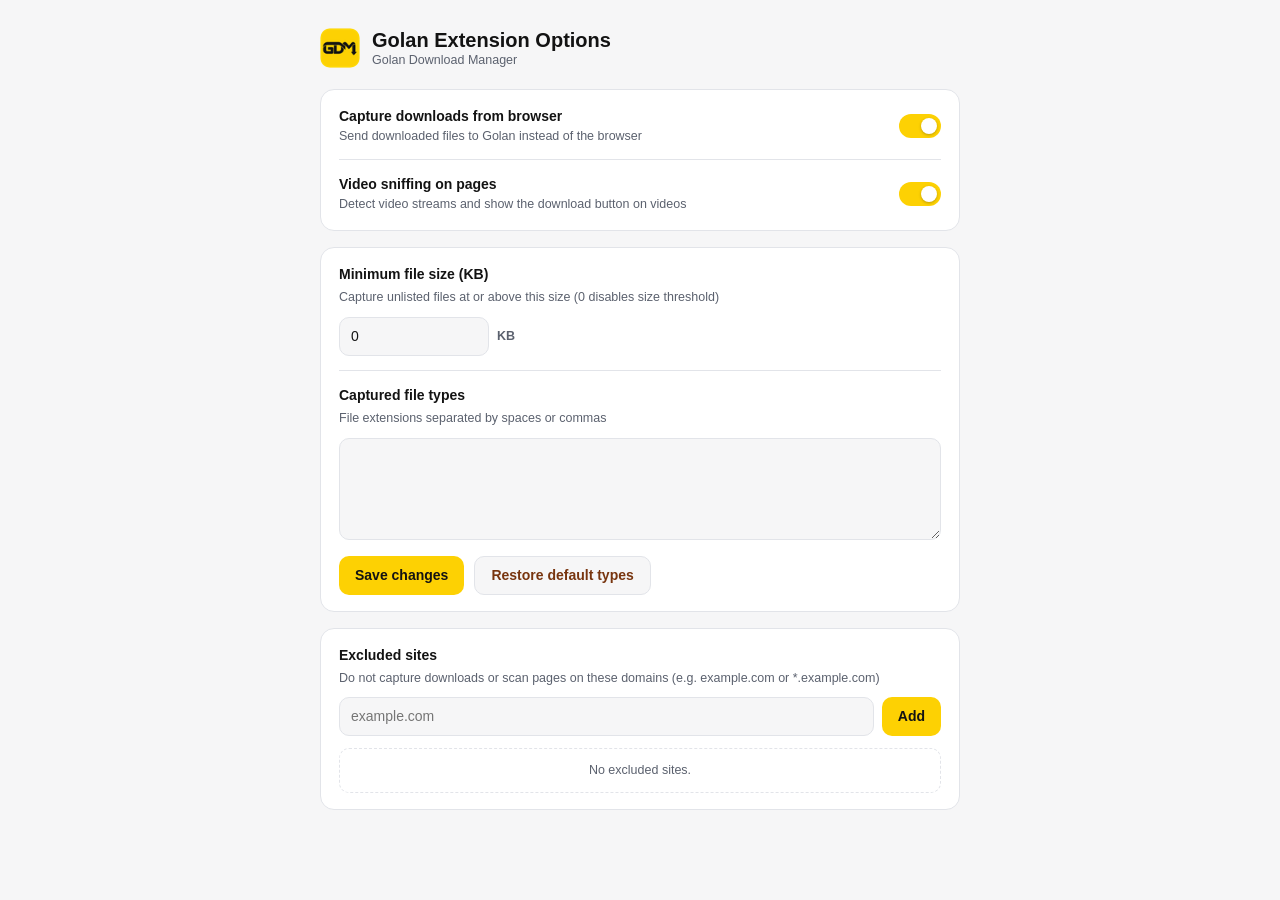
<file: extension/options.html>
<!doctype html>
<html lang="en" dir="ltr">
<head>
  <meta charset="utf-8">
  <meta name="viewport" content="width=device-width, initial-scale=1">
  <title data-i18n="optionsTitle">Golan Extension Options</title>
  <link rel="stylesheet" href="options.css">
</head>
<body>
  <main class="container">
    <header class="head">
      <img class="logo" src="icons/icon48.png" alt="" width="40" height="40">
      <div class="brand">
        <h1 data-i18n="optionsTitle">Golan Extension Options</h1>
        <span class="sub" data-i18n="extName">Golan Download Manager</span>
      </div>
    </header>

    <section class="card">
      <label class="toggle-row" for="optInterceptToggle">
        <span class="toggle-text">
          <strong data-i18n="popupInterceptTitle">Capture downloads from browser</strong>
          <small data-i18n="popupInterceptDesc">Send downloaded files to Golan instead of the browser</small>
        </span>
        <span class="switch">
          <input type="checkbox" id="optInterceptToggle" role="switch" checked>
          <span class="slider"></span>
        </span>
      </label>

      <hr class="divider">

      <label class="toggle-row" for="optVideoSniffingToggle">
        <span class="toggle-text">
          <strong data-i18n="optVideoSniffingTitle">Video sniffing on pages</strong>
          <small data-i18n="optVideoSniffingDesc">Detect video streams and show the download button on videos</small>
        </span>
        <span class="switch">
          <input type="checkbox" id="optVideoSniffingToggle" role="switch" checked>
          <span class="slider"></span>
        </span>
      </label>
    </section>

    <section class="card">
      <div class="field">
        <label class="field-label" for="optMinSizeKB" data-i18n="optMinSizeLabel">Minimum file size (KB)</label>
        <p class="field-hint" data-i18n="optMinSizeHint">Capture unlisted files at or above this size (0 disables size threshold)</p>
        <div class="inline-input">
          <input type="number" id="optMinSizeKB" min="0" max="10485760" step="1" value="0">
          <span class="unit-badge" data-i18n="unitKB">KB</span>
        </div>
      </div>

      <hr class="divider">

      <div class="field">
        <label class="field-label" for="optExtensions" data-i18n="optExtensionsLabel">Captured file types</label>
        <p class="field-hint" data-i18n="optExtensionsHint">File extensions separated by spaces or commas</p>
        <textarea id="optExtensions" rows="4" dir="ltr" spellcheck="false"></textarea>
        <div class="btn-row">
          <button class="btn primary" id="optSaveBtn" type="button" data-i18n="optSaveBtn">Save changes</button>
          <button class="btn secondary" id="optResetExtBtn" type="button" data-i18n="optResetExtBtn">Restore default types</button>
        </div>
      </div>
    </section>

    <section class="card">
      <div class="field">
        <h2 class="section-title" data-i18n="optExcludedSitesTitle">Excluded sites</h2>
        <p class="field-hint" data-i18n="optExcludedSitesHint">Do not capture downloads or scan pages on these domains (e.g. example.com or *.example.com)</p>
        <div class="site-add-row">
          <input type="text" id="optSiteInput" dir="ltr" autocomplete="off" spellcheck="false" data-i18n-placeholder="optSitePlaceholder" placeholder="example.com">
          <button class="btn primary" id="optAddSiteBtn" type="button" data-i18n="optAddSiteBtn">Add</button>
        </div>
        <ul class="sites-list" id="optSitesList"></ul>
        <p class="empty" id="optSitesEmpty" data-i18n="optSitesEmpty">No excluded sites.</p>
      </div>
    </section>
  </main>

  <div class="toast" id="toast" role="status" aria-live="polite"></div>

  <script src="options.js"></script>
</body>
</html>
</file>
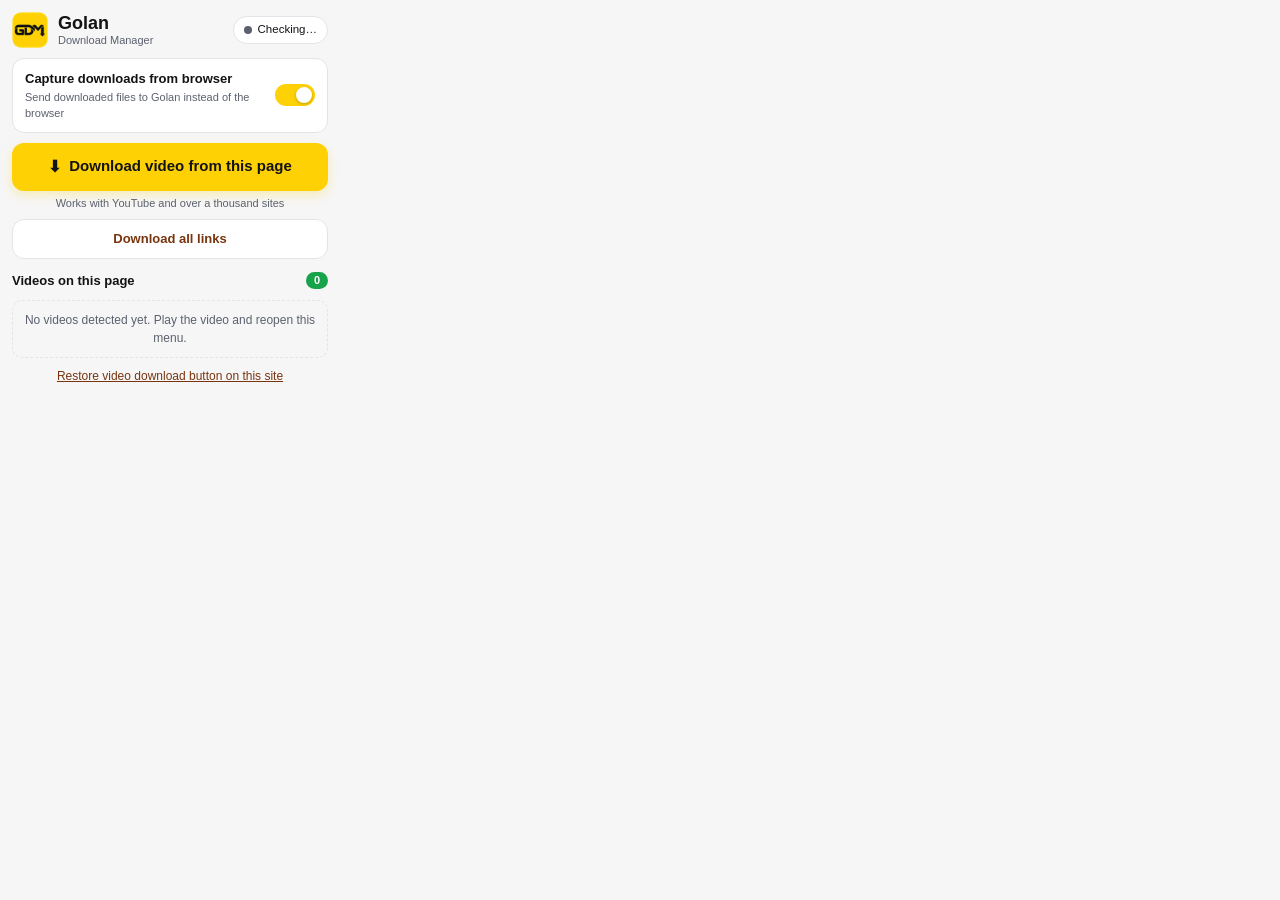
<file: extension/popup.html>
<!doctype html>
<html lang="en" dir="ltr">
<head>
  <meta charset="utf-8">
  <meta name="viewport" content="width=device-width, initial-scale=1">
  <title data-i18n="extName">Golan Download Manager</title>
  <link rel="stylesheet" href="popup.css">
</head>
<body>
  <header class="head">
    <img class="logo" src="icons/icon48.png" alt="" width="36" height="36">
    <div class="brand">
      <h1 data-i18n="appShortName">Golan</h1>
      <span class="sub" data-i18n="appSubtitle">Download Manager</span>
    </div>
    <div class="status" id="status" data-state="checking" role="status" aria-live="polite">
      <span class="dot" aria-hidden="true"></span>
      <span class="status-text" id="statusText" data-i18n="statusChecking">Checking…</span>
    </div>
  </header>

  <div class="state-banner ok-banner" id="connectedBanner" role="status" hidden>
    <span class="state-msg" id="connectedMsg" data-i18n="popupConnectedState">Ready to capture downloads</span>
    <button class="banner-btn" id="openOptionsBtn" type="button" data-i18n="btnOptions">Options</button>
  </div>

  <div class="banner" id="banner" role="alert" hidden>
    <strong class="banner-title" id="bannerTitle" data-i18n="popupOfflineBanner">Golan is not running — open Golan Download Manager and click Retry.</strong>
    <p class="banner-help" id="bannerHelp" data-i18n="popupOfflineHelp">Start Golan from the Start Menu or Desktop. If it is already open, enable Browser Integration in Options.</p>
    <button class="banner-btn" id="retryBtn" type="button" data-i18n="btnRetry">Retry</button>
  </div>

  <div class="banner warn-banner" id="outdatedBanner" role="alert" hidden>
    <strong class="banner-title" id="outdatedTitle" data-i18n="popupOutdatedBanner">Golan desktop app is outdated.</strong>
    <p class="banner-help" id="outdatedHelp" data-i18n="popupOutdatedHelp">Update Golan Download Manager and click Check again.</p>
    <button class="banner-btn" id="checkUpdateBtn" type="button" data-i18n="btnCheckAgain">Check again</button>
  </div>

  <section class="card">
    <label class="toggle-row" for="interceptToggle">
      <span class="toggle-text">
        <strong data-i18n="popupInterceptTitle">Capture downloads from browser</strong>
        <small data-i18n="popupInterceptDesc">Send downloaded files to Golan instead of the browser</small>
      </span>
      <span class="switch">
        <input type="checkbox" id="interceptToggle" role="switch" checked>
        <span class="slider"></span>
      </span>
    </label>
  </section>

  <section class="actions">
    <button class="btn primary" id="mediaPageBtn" type="button">
      <span class="btn-icon" aria-hidden="true">⬇</span>
      <span id="mediaPageBtnLabel" data-i18n="popupDownloadPageVideo">Download video from this page</span>
    </button>
    <p class="hint" data-i18n="popupVideoHint">Works with YouTube and over a thousand sites</p>
    <button class="btn secondary" id="allLinksBtn" type="button" data-i18n="popupDownloadAllLinks">Download all links</button>
  </section>

  <section class="media">
    <div class="section-head">
      <h2 data-i18n="popupPageVideosTitle">Videos on this page</h2>
      <span class="count" id="mediaCount">0</span>
    </div>
    <ul class="media-list" id="mediaList"></ul>
    <p class="empty" id="mediaEmpty" data-i18n="popupMediaEmpty">No videos detected yet. Play the video and reopen this menu.</p>
  </section>

  <button class="link-btn" id="unhideBtn" type="button" data-i18n="popupRestoreVideoBtn" hidden>Restore video download button on this site</button>

  <div class="toast" id="toast" role="status" aria-live="polite"></div>

  <script src="popup.js"></script>
</body>
</html>
</file>
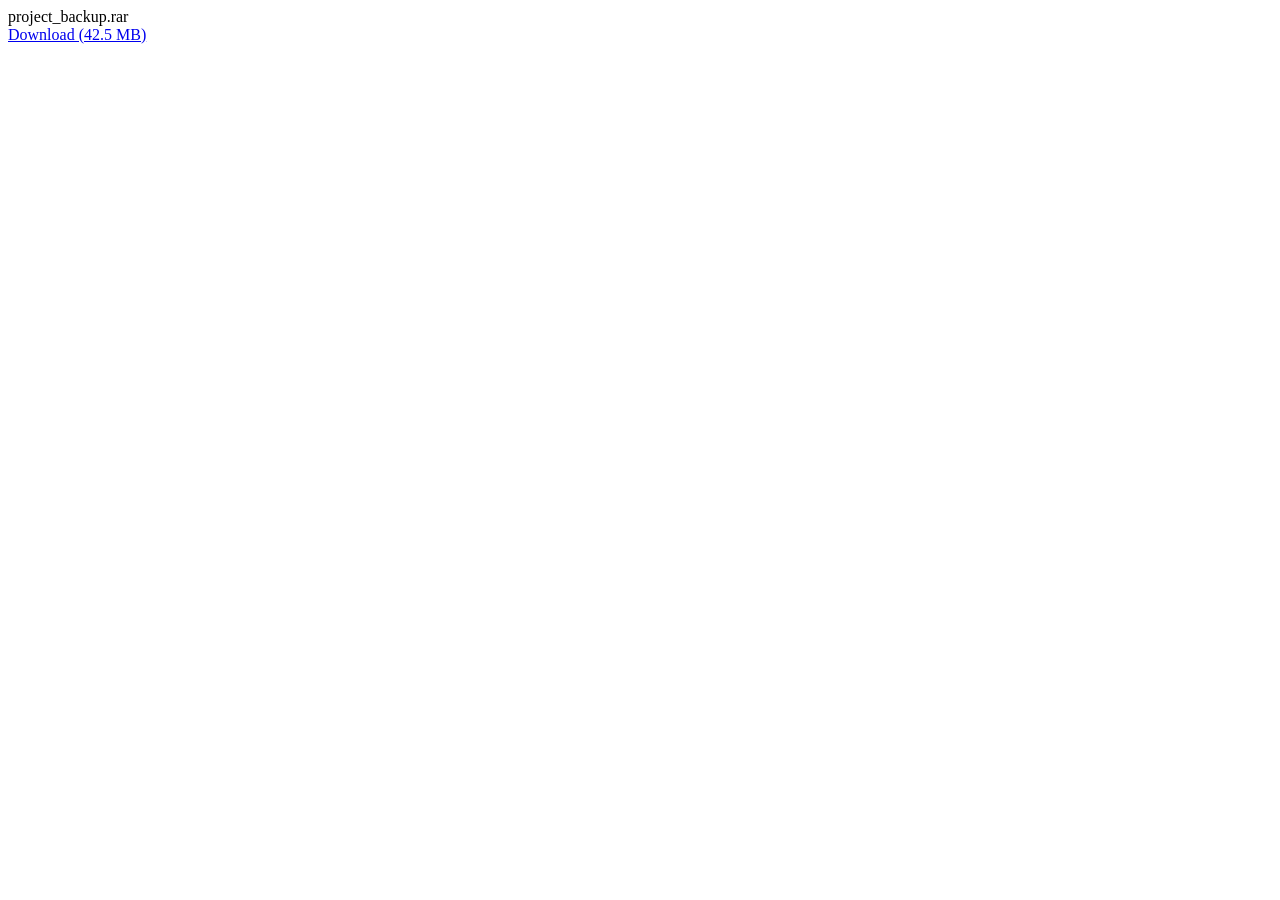
<file: tests/engine/samples/mediafire_direct.html>
<!DOCTYPE html>
<html>
<head><title>project_backup.rar - MediaFire</title></head>
<body>
  <div class="dl-btn-cont">
    <div class="dl-btn-labelWrap">
      <div class="promoDownloadName"><div>project_backup.rar</div></div>
    </div>
    <a class="input popsok"
       aria-label="Download file"
       id="downloadButton"
       href="https://download1500.mediafire.com/abcdef12345/xyz987/project_backup.rar">
       Download (42.5 MB)
    </a>
  </div>
</body>
</html>
</file>
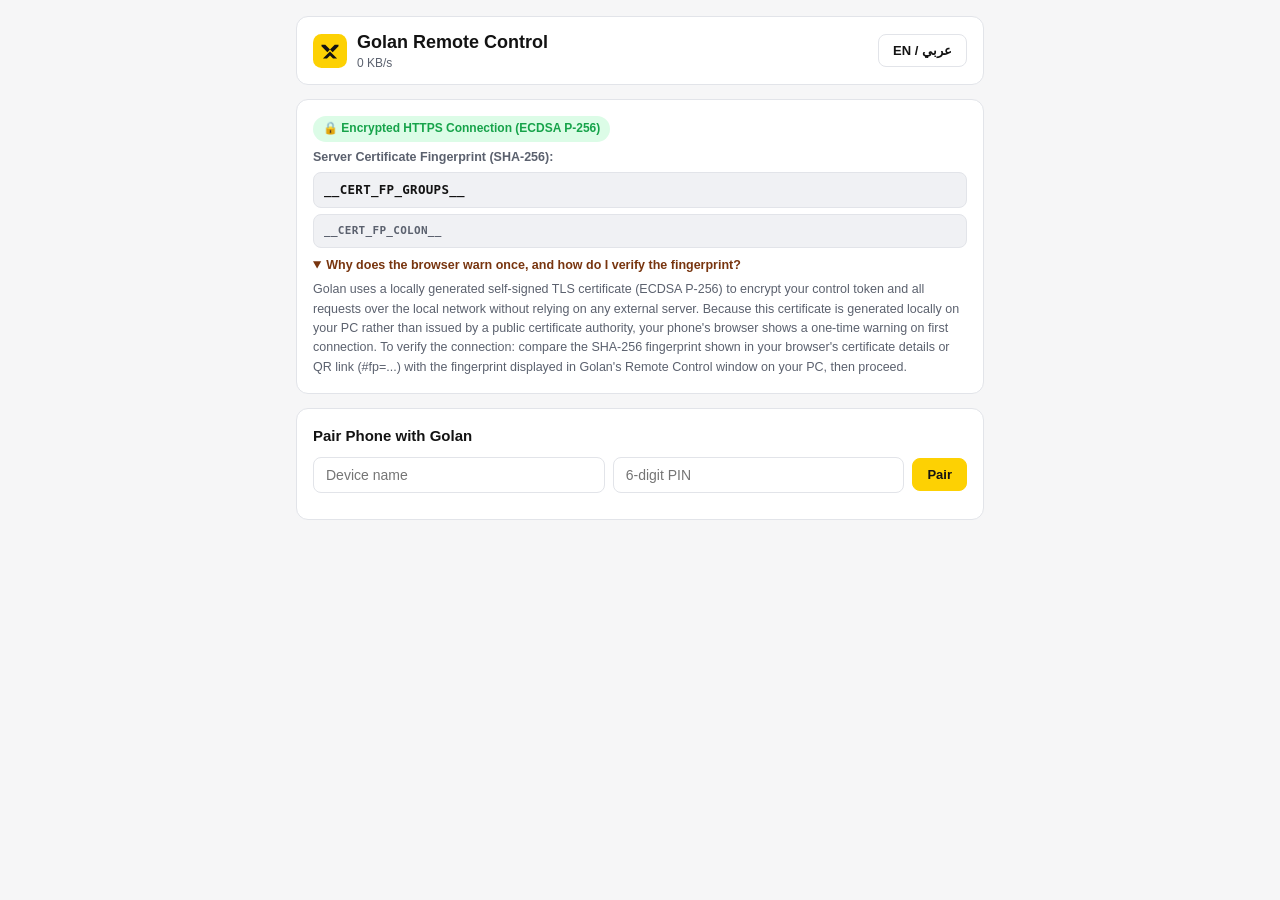
<file: src/GDM/Integration/Remote/remote.html>
<!doctype html>
<html lang="__LANG__" dir="__DIR__">
<head>
  <meta charset="utf-8">
  <meta name="viewport" content="width=device-width, initial-scale=1, maximum-scale=1">
  <title>Golan Remote Control</title>
  <style>
    :root {
      --bg: #f6f6f7;
      --surface: #ffffff;
      --surface-alt: #f0f1f4;
      --line: #e2e4e9;
      --ink: #131313;
      --muted: #5b616e;
      --accent: #FDD103;
      --accent-hover: #E5BC00;
      --accent-soft: #FFFBEB;
      --accent-ink: #131313;
      --accent-text: #78350F;
      --success: #16a34a;
      --success-soft: #dcfce7;
      --danger: #dc2626;
      --danger-soft: #fee2e2;
    }
    @media (prefers-color-scheme: dark) {
      :root {
        --bg: #0e0f12;
        --surface: #16181d;
        --surface-alt: #1d2027;
        --line: #262932;
        --ink: #f5f6f8;
        --muted: #9aa1ae;
        --accent-soft: #2b240a;
        --accent-text: #FDD103;
      }
    }
    * { box-sizing: border-box; }
    body {
      margin: 0;
      font-family: -apple-system, BlinkMacSystemFont, "Segoe UI", Tahoma, sans-serif;
      background: var(--bg);
      color: var(--ink);
      font-size: 14px;
      line-height: 1.45;
    }
    .wrap {
      max-width: 720px;
      margin: 0 auto;
      padding: 16px;
    }
    header {
      display: flex;
      align-items: center;
      justify-content: space-between;
      flex-wrap: wrap;
      gap: 10px;
      background: var(--surface);
      border: 1px solid var(--line);
      border-radius: 12px;
      padding: 12px 16px;
      margin-bottom: 14px;
    }
    .brand-lockup {
      display: flex;
      align-items: center;
      gap: 10px;
    }
    .brand {
      font-size: 18px;
      font-weight: 700;
      color: var(--ink);
    }
    .card {
      background: var(--surface);
      border: 1px solid var(--line);
      border-radius: 12px;
      padding: 16px;
      margin-bottom: 14px;
    }
    h2 {
      margin: 0 0 10px 0;
      font-size: 15px;
      font-weight: 600;
    }
    .row {
      display: flex;
      gap: 8px;
      flex-wrap: wrap;
      align-items: center;
    }
    input[type="text"], input[type="url"], select {
      padding: 9px 12px;
      border: 1px solid var(--line);
      border-radius: 8px;
      font-size: 14px;
      background: var(--surface);
      color: var(--ink);
      flex: 1;
      min-width: 140px;
    }
    button {
      padding: 8px 14px;
      border-radius: 8px;
      border: 1px solid var(--line);
      background: var(--surface);
      color: var(--ink);
      font-size: 13px;
      font-weight: 600;
      cursor: pointer;
    }
    button.primary {
      background: var(--accent);
      border-color: var(--accent);
      color: var(--accent-ink);
    }
    button.primary:hover {
      background: var(--accent-hover);
    }
    button.danger {
      color: var(--danger);
      border-color: #fecaca;
    }
    .badge {
      display: inline-block;
      padding: 4px 10px;
      border-radius: 999px;
      background: var(--accent-soft);
      color: var(--accent-text);
      font-weight: 600;
      font-size: 12px;
    }
    .tls-badge {
      display: inline-flex;
      align-items: center;
      gap: 6px;
      padding: 4px 10px;
      border-radius: 999px;
      background: var(--success-soft);
      color: var(--success);
      font-weight: 600;
      font-size: 12px;
    }
    .tls-badge.mismatch {
      background: var(--danger-soft);
      color: var(--danger);
    }
    .fp-box {
      font-family: ui-monospace, SFMono-Regular, Menlo, Consolas, monospace;
      font-size: 12.5px;
      font-weight: 600;
      letter-spacing: 0.3px;
      background: var(--surface-alt);
      border: 1px solid var(--line);
      border-radius: 8px;
      padding: 8px 10px;
      margin: 6px 0;
      direction: ltr;
      text-align: left;
      word-break: break-all;
      user-select: all;
    }
    details.tls-help {
      margin-top: 8px;
      font-size: 12.5px;
      color: var(--muted);
    }
    details.tls-help summary {
      cursor: pointer;
      font-weight: 600;
      color: var(--accent-text);
      outline: none;
    }
    details.tls-help p {
      margin: 6px 0 0 0;
      line-height: 1.55;
    }
    .item {
      border-top: 1px solid var(--line);
      padding: 12px 0;
    }
    .item:first-child { border-top: none; padding-top: 0; }
    .item-head {
      display: flex;
      justify-content: space-between;
      gap: 8px;
      font-weight: 600;
      word-break: break-all;
    }
    .item-meta {
      color: var(--muted);
      font-size: 12px;
      margin: 4px 0 8px 0;
      display: flex;
      justify-content: space-between;
    }
    .bar {
      height: 8px;
      background: var(--surface-alt);
      border-radius: 4px;
      overflow: hidden;
      margin-bottom: 8px;
    }
    .bar > div {
      height: 100%;
      background: var(--accent);
      transition: width 0.25s ease;
    }
    .msg {
      color: var(--danger);
      font-size: 13px;
      margin-top: 8px;
    }
    .hidden { display: none !important; }
  </style>
</head>
<body>
  <div class="wrap">
    <header>
      <div class="brand-lockup">
        <svg width="34" height="34" viewBox="0 0 36 36" fill="none" xmlns="http://www.w3.org/2000/svg" aria-hidden="true">
          <rect width="36" height="36" rx="9" fill="#FDD103"/>
          <path d="M9 11.5L13 11.5L18 16.5L15.2 19.3L9 13.1V11.5ZM27 11.5H23L18 16.5L20.8 19.3L27 13.1V11.5ZM18 18.5L25.5 26H21.2L18 22.8L14.8 26H10.5L18 18.5Z" fill="#131313"/>
        </svg>
        <div>
          <div class="brand" id="lblBrand">جولان - التحكم عن بُعد</div>
          <div style="font-size:12px;color:var(--muted)" id="lblSpeed">0 KB/s</div>
        </div>
      </div>
      <div class="row">
        <button id="btnLimiter" class="hidden" onclick="toggleLimiter()"></button>
        <button id="btnLang" onclick="switchLanguage()">EN / عربي</button>
        <button id="btnLogout" class="hidden" onclick="logout()"></button>
      </div>
    </header>

    <div id="tlsCard" class="card">
      <div class="row" style="justify-content:space-between;margin-bottom:6px">
        <span class="tls-badge" id="lblTlsBadge">🔒 اتصال HTTPS مشفّر</span>
        <span class="tls-badge hidden" id="lblFpVerifyStatus"></span>
      </div>
      <div style="font-size:12.5px;font-weight:600;color:var(--muted)" id="lblFpLabel">بصمة شهادة الخادم (SHA-256):</div>
      <div class="fp-box" id="lblCertFpGroups">__CERT_FP_GROUPS__</div>
      <div class="fp-box" style="font-size:11px;color:var(--muted)" id="lblCertFpColon">__CERT_FP_COLON__</div>
      <details class="tls-help" id="tlsHelpDetails" open>
        <summary id="lblTlsWhyTitle">لماذا يظهر تحذير الشهادة في المتصفح لمرة واحدة؟ وكيف تتحقق من البصمة؟</summary>
        <p id="lblTlsWhyBody">يستخدم جولان شهادة TLS ذاتية التوقيع (ECDSA P-256) تُنشأ محلياً على جهازك لتشفير رمز التحكم وكافة الطلبات عبر الشبكة المحلية دون الاعتماد على أي خادم خارجي. ولأن الشهادة محلية وليست صادرة عن جهة شهادات عامة، يعرض متصفح الهاتف تنبيهاً لمرة واحدة عند الاتصال الأول. للتحقق من أمان الاتصال: قارن بصمة SHA-256 المعروضة في تفاصيل شهادة المتصفح أو في رابط QR (#fp=...) مع البصمة الظاهرة في نافذة «التحكم عن بُعد» داخل تطبيق جولان على الكمبيوتر، ثم اختر المتابعة.</p>
      </details>
    </div>

    <div id="pairView" class="card hidden">
      <h2 id="lblPairTitle">إقران الهاتف ببرنامج جولان</h2>
      <div class="row" style="margin-bottom:10px">
        <input type="text" id="inpDevice" maxlength="40" placeholder="Phone">
        <input type="text" id="inpPin" maxlength="6" inputmode="numeric" dir="ltr" placeholder="000000">
        <button class="primary" id="btnPair" onclick="doPair()">إقران</button>
      </div>
      <div id="pairMsg" class="msg"></div>
    </div>

    <div id="mainView" class="hidden">
      <div class="card">
        <h2 id="lblAddTitle">إضافة رابط جديد</h2>
        <div class="row" style="margin-bottom:8px">
          <input type="url" id="inpUrl" dir="ltr" placeholder="https://...">
        </div>
        <div class="row">
          <select id="selQueue"></select>
          <label style="display:flex;align-items:center;gap:5px;font-size:13px">
            <input type="checkbox" id="chkStart" checked>
            <span id="lblStartNow">بدء فوري</span>
          </label>
          <button class="primary" id="btnAdd" onclick="addUrl()">إضافة</button>
        </div>
        <div id="addMsg" class="msg"></div>
      </div>

      <div class="card">
        <h2 id="lblQueuesTitle">الصفوف</h2>
        <div id="queuesList" class="row"></div>
      </div>

      <div class="card">
        <h2 id="lblDownloadsTitle">قائمة التنزيلات</h2>
        <div id="itemsList"></div>
      </div>
    </div>
  </div>

  <script>
    const SERVER_CERT_FP_HEX = "__CERT_FP_HEX__";
    const I18N = {
      ar: {
        brand: "جولان - التحكم عن بُعد",
        pairTitle: "إقران الهاتف ببرنامج جولان",
        devicePlaceholder: "اسم الهاتف",
        pinPlaceholder: "رمز PIN (6 أرقام)",
        pairBtn: "إقران",
        addTitle: "إضافة رابط جديد",
        startNow: "بدء فوري",
        addBtn: "إضافة",
        queuesTitle: "الصفوف",
        downloadsTitle: "قائمة التنزيلات",
        empty: "لا توجد تنزيلات حالياً.",
        pause: "إيقاف مؤقت",
        resume: "استئناف",
        remove: "إزالة",
        startQ: "بدء",
        stopQ: "إيقاف",
        limiterOn: "محدّد السرعة: مفعّل",
        limiterOff: "محدّد السرعة: متوقف",
        logout: "فصل الجهاز",
        errPair: "فشل الإقران — تحقّق من الرمز أو انتظر انتهاء الحظر.",
        tlsBadge: "🔒 اتصال HTTPS مشفّر (ECDSA P-256)",
        fpLabel: "بصمة شهادة الخادم (SHA-256):",
        fpVerified: "✓ تطابق البصمة مع رمز QR الممسوح",
        fpMismatch: "⚠ تحذير: البصمة في الرابط (#fp=...) لا تطابق شهادة الخادم الحالية!",
        tlsWhyTitle: "لماذا يظهر تحذير الشهادة في المتصفح لمرة واحدة؟ وكيف تتحقق من البصمة؟",
        tlsWhyBody: "يستخدم جولان شهادة TLS ذاتية التوقيع (ECDSA P-256) تُنشأ محلياً على جهازك لتشفير رمز التحكم وكافة الطلبات عبر الشبكة المحلية دون الاعتماد على أي خادم خارجي. ولأن الشهادة محلية وليست صادرة عن جهة شهادات عامة، يعرض متصفح الهاتف تنبيهاً لمرة واحدة عند الاتصال الأول. للتحقق من أمان الاتصال: قارن بصمة SHA-256 المعروضة في تفاصيل شهادة المتصفح أو في رابط QR (#fp=...) مع البصمة الظاهرة في نافذة «التحكم عن بُعد» داخل تطبيق جولان على الكمبيوتر، ثم اختر المتابعة."
      },
      en: {
        brand: "Golan Remote Control",
        pairTitle: "Pair Phone with Golan",
        devicePlaceholder: "Device name",
        pinPlaceholder: "6-digit PIN",
        pairBtn: "Pair",
        addTitle: "Add New Download",
        startNow: "Start now",
        addBtn: "Add",
        queuesTitle: "Queues",
        downloadsTitle: "Downloads",
        empty: "No downloads yet.",
        pause: "Pause",
        resume: "Resume",
        remove: "Remove",
        startQ: "Start",
        stopQ: "Stop",
        limiterOn: "Limiter: ON",
        limiterOff: "Limiter: OFF",
        logout: "Unpair",
        errPair: "Pairing failed — check PIN or lockout timer.",
        tlsBadge: "🔒 Encrypted HTTPS Connection (ECDSA P-256)",
        fpLabel: "Server Certificate Fingerprint (SHA-256):",
        fpVerified: "✓ Matches scanned QR fingerprint",
        fpMismatch: "⚠ Warning: URL fingerprint (#fp=...) does not match the current server certificate!",
        tlsWhyTitle: "Why does the browser warn once, and how do I verify the fingerprint?",
        tlsWhyBody: "Golan uses a locally generated self-signed TLS certificate (ECDSA P-256) to encrypt your control token and all requests over the local network without relying on any external server. Because this certificate is generated locally on your PC rather than issued by a public certificate authority, your phone's browser shows a one-time warning on first connection. To verify the connection: compare the SHA-256 fingerprint shown in your browser's certificate details or QR link (#fp=...) with the fingerprint displayed in Golan's Remote Control window on your PC, then proceed."
      }
    };

    let lang = localStorage.getItem("gdm_remote_lang") || document.documentElement.lang || "ar";
    if (lang !== "ar" && lang !== "en") lang = "en";
    let limiterState = false;

    function normalizeHex(str) {
      return String(str || "").replace(/[^0-9a-fA-F]/g, "").toUpperCase();
    }

    function checkFragmentFingerprint() {
      const t = I18N[lang];
      const statusEl = document.getElementById("lblFpVerifyStatus");
      const hash = String(location.hash || "");
      const m = /(?:^|[#&])fp=([^&]+)/i.exec(hash);
      if (!m) {
        statusEl.classList.add("hidden");
        return;
      }
      const urlFp = normalizeHex(decodeURIComponent(m[1]));
      const srvFp = normalizeHex(SERVER_CERT_FP_HEX);
      statusEl.classList.remove("hidden");
      if (urlFp.length === 64 && urlFp === srvFp) {
        statusEl.classList.remove("mismatch");
        statusEl.textContent = t.fpVerified;
      } else {
        statusEl.classList.add("mismatch");
        statusEl.textContent = t.fpMismatch;
      }
    }

    function applyLang() {
      const t = I18N[lang];
      document.documentElement.lang = lang;
      document.documentElement.dir = lang === "ar" ? "rtl" : "ltr";
      document.getElementById("lblBrand").textContent = t.brand;
      document.getElementById("lblPairTitle").textContent = t.pairTitle;
      document.getElementById("inpDevice").placeholder = t.devicePlaceholder;
      document.getElementById("inpPin").placeholder = t.pinPlaceholder;
      document.getElementById("btnPair").textContent = t.pairBtn;
      document.getElementById("lblAddTitle").textContent = t.addTitle;
      document.getElementById("lblStartNow").textContent = t.startNow;
      document.getElementById("btnAdd").textContent = t.addBtn;
      document.getElementById("lblQueuesTitle").textContent = t.queuesTitle;
      document.getElementById("lblDownloadsTitle").textContent = t.downloadsTitle;
      document.getElementById("btnLogout").textContent = t.logout;
      document.getElementById("btnLimiter").textContent = limiterState ? t.limiterOn : t.limiterOff;
      document.getElementById("lblTlsBadge").textContent = t.tlsBadge;
      document.getElementById("lblFpLabel").textContent = t.fpLabel;
      document.getElementById("lblTlsWhyTitle").textContent = t.tlsWhyTitle;
      document.getElementById("lblTlsWhyBody").textContent = t.tlsWhyBody;
      checkFragmentFingerprint();
    }

    function switchLanguage() {
      lang = lang === "ar" ? "en" : "ar";
      localStorage.setItem("gdm_remote_lang", lang);
      applyLang();
      refresh();
    }

    function getToken() { return localStorage.getItem("gdm_remote_token") || ""; }
    function setToken(tok) {
      if (tok) localStorage.setItem("gdm_remote_token", tok);
      else localStorage.removeItem("gdm_remote_token");
      updateViews();
    }

    function logout() { setToken(""); }

    function updateViews() {
      const hasToken = !!getToken();
      document.getElementById("pairView").classList.toggle("hidden", hasToken);
      document.getElementById("mainView").classList.toggle("hidden", !hasToken);
      document.getElementById("btnLogout").classList.toggle("hidden", !hasToken);
      document.getElementById("btnLimiter").classList.toggle("hidden", !hasToken);
      const helpDetails = document.getElementById("tlsHelpDetails");
      if (helpDetails) helpDetails.open = !hasToken;
    }

    async function api(path, method = "GET", body = null) {
      const headers = { "Accept": "application/json" };
      const tok = getToken();
      if (tok) headers["Authorization"] = "Bearer " + tok;
      if (body !== null) headers["Content-Type"] = "application/json";
      const resp = await fetch(path, { method, headers, body: body !== null ? JSON.stringify(body) : null });
      if (resp.status === 401 && path !== "/api/pair") {
        setToken("");
        throw new Error("unauthorized");
      }
      return resp;
    }

    async function doPair() {
      const pin = document.getElementById("inpPin").value.trim();
      const device = document.getElementById("inpDevice").value.trim() || navigator.userAgent.slice(0, 32);
      document.getElementById("pairMsg").textContent = "";
      try {
        const resp = await api("/api/pair", "POST", { pin, device });
        if (!resp.ok) {
          document.getElementById("pairMsg").textContent = I18N[lang].errPair;
          return;
        }
        const data = await resp.json();
        setToken(data.token);
        document.getElementById("inpPin").value = "";
        refresh();
      } catch (e) {
        document.getElementById("pairMsg").textContent = I18N[lang].errPair;
      }
    }

    async function addUrl() {
      const url = document.getElementById("inpUrl").value.trim();
      const queue = document.getElementById("selQueue").value || null;
      const start = document.getElementById("chkStart").checked;
      document.getElementById("addMsg").textContent = "";
      if (!url) return;
      const resp = await api("/api/add", "POST", { url, queue, start });
      if (!resp.ok) {
        const err = await resp.json().catch(() => ({}));
        document.getElementById("addMsg").textContent = err.error || "Error";
        return;
      }
      document.getElementById("inpUrl").value = "";
      refresh();
    }

    async function itemAction(id, act) {
      if (act === "delete") await api("/api/items/" + id, "DELETE");
      else await api("/api/items/" + id + "/" + act, "POST", {});
      refresh();
    }

    async function queueAction(id, act) {
      await api("/api/queues/" + id + "/" + act, "POST", {});
      refresh();
    }

    async function toggleLimiter() {
      await api("/api/limiter", "POST", { on: !limiterState });
      refresh();
    }

    function fmtSize(b) {
      if (b === null || b === undefined || b < 0) return "—";
      if (b < 1024) return b + " B";
      if (b < 1048576) return (b / 1024).toFixed(1) + " KB";
      if (b < 1073741824) return (b / 1048576).toFixed(1) + " MB";
      return (b / 1073741824).toFixed(2) + " GB";
    }

    async function refresh() {
      if (!getToken()) return;
      try {
        const [infoRes, itemsRes] = await Promise.all([api("/api/info"), api("/api/items")]);
        if (!infoRes.ok || !itemsRes.ok) return;
        const info = await infoRes.json();
        const items = await itemsRes.json();
        const t = I18N[lang];

        limiterState = !!info.speedLimitEnabled;
        document.getElementById("btnLimiter").textContent = limiterState ? t.limiterOn : t.limiterOff;
        document.getElementById("lblSpeed").textContent = fmtSize(Math.round(info.totalSpeed || 0)) + "/s";

        const sel = document.getElementById("selQueue");
        const prevQ = sel.value;
        sel.replaceChildren();
        const qWrap = document.getElementById("queuesList");
        qWrap.replaceChildren();
        for (const q of (info.queues || [])) {
          const opt = document.createElement("option");
          opt.value = q.id;
          opt.textContent = q.name;
          sel.appendChild(opt);

          const btn = document.createElement("button");
          btn.textContent = q.name + " · " + (q.running ? t.stopQ : t.startQ);
          btn.onclick = () => queueAction(q.id, q.running ? "stop" : "start");
          qWrap.appendChild(btn);
        }
        if (prevQ) sel.value = prevQ;

        const list = document.getElementById("itemsList");
        list.replaceChildren();
        if (!items.length) {
          const empty = document.createElement("div");
          empty.style.color = "var(--muted)";
          empty.textContent = t.empty;
          list.appendChild(empty);
          return;
        }
        for (const it of items) {
          const row = document.createElement("div");
          row.className = "item";

          const head = document.createElement("div");
          head.className = "item-head";
          const nameSpan = document.createElement("span");
          nameSpan.textContent = it.name;
          const statusSpan = document.createElement("span");
          statusSpan.className = "badge";
          statusSpan.textContent = it.status;
          head.append(nameSpan, statusSpan);

          const meta = document.createElement("div");
          meta.className = "item-meta";
          const sizeSpan = document.createElement("span");
          sizeSpan.textContent = fmtSize(it.downloaded) + " / " + fmtSize(it.size) + " (" + (it.progress || 0).toFixed(1) + "%)";
          const speedSpan = document.createElement("span");
          speedSpan.textContent = it.speed > 0 ? fmtSize(Math.round(it.speed)) + "/s" : "";
          meta.append(sizeSpan, speedSpan);

          const bar = document.createElement("div");
          bar.className = "bar";
          const fill = document.createElement("div");
          fill.style.width = Math.min(100, Math.max(0, it.progress || 0)) + "%";
          bar.appendChild(fill);

          const actions = document.createElement("div");
          actions.className = "row";
          const bPause = document.createElement("button");
          bPause.textContent = t.pause;
          bPause.onclick = () => itemAction(it.id, "pause");
          const bResume = document.createElement("button");
          bResume.textContent = t.resume;
          bResume.onclick = () => itemAction(it.id, "resume");
          const bDel = document.createElement("button");
          bDel.className = "danger";
          bDel.textContent = t.remove;
          bDel.onclick = () => itemAction(it.id, "delete");
          actions.append(bPause, bResume, bDel);

          row.append(head, meta, bar, actions);
          list.appendChild(row);
        }
      } catch (e) { }
    }

    window.addEventListener("hashchange", checkFragmentFingerprint);
    applyLang();
    updateViews();
    refresh();
    setInterval(refresh, 2000);
  </script>
</body>
</html>
</file>
<file: extension/options.css>
:root {
  --blue: #FDD103;
  --blue-dark: #E5BC00;
  --blue-soft: #FFFBEB;
  --accent-ink: #131313;
  --accent-text: #78350F;
  --green: #16a34a;
  --red: #dc2626;
  --text: #131313;
  --muted: #5b616e;
  --line: #e2e4e9;
  --bg: #f6f6f7;
  --card: #ffffff;
}

@media (prefers-color-scheme: dark) {
  :root {
    --blue-soft: #2B240A;
    --accent-text: #FDD103;
    --text: #f5f6f8;
    --muted: #9aa1ae;
    --line: #262932;
    --bg: #0e0f12;
    --card: #16181d;
  }
}

* { box-sizing: border-box; }

html, body { margin: 0; padding: 0; }

body {
  background: var(--bg);
  color: var(--text);
  font-family: "Segoe UI", Tahoma, Arial, sans-serif;
  font-size: 14px;
  line-height: 1.5;
  direction: inherit;
  padding: 28px 16px 64px;
}

.container {
  max-width: 640px;
  margin: 0 auto;
}

button, input, textarea { font: inherit; }
button:focus-visible, input:focus-visible, textarea:focus-visible {
  outline: 2px solid var(--blue);
  outline-offset: 2px;
}

.head {
  display: flex;
  align-items: center;
  gap: 12px;
  margin-bottom: 20px;
}
.logo { width: 40px; height: 40px; border-radius: 10px; flex: none; }
.brand { display: flex; flex-direction: column; line-height: 1.25; }
.brand h1 { margin: 0; font-size: 20px; font-weight: 700; }
.brand .sub { color: var(--muted); font-size: 12.5px; }

.card {
  background: var(--card);
  border: 1px solid var(--line);
  border-radius: 14px;
  padding: 16px 18px;
  margin-bottom: 16px;
}

.divider {
  border: 0;
  border-top: 1px solid var(--line);
  margin: 14px 0;
}

.toggle-row {
  display: flex;
  align-items: center;
  justify-content: space-between;
  gap: 14px;
  cursor: pointer;
}
.toggle-text { display: flex; flex-direction: column; }
.toggle-text strong { font-size: 14px; }
.toggle-text small { color: var(--muted); font-size: 12.5px; }

.switch { position: relative; width: 42px; height: 24px; flex: none; }
.switch input { opacity: 0; width: 1px; height: 1px; margin: 0; position: absolute; }
.slider {
  position: absolute; inset: 0;
  background: #cbd5e1;
  border-radius: 999px;
  transition: background .15s;
}
.slider::before {
  content: "";
  position: absolute;
  top: 4px; right: 4px;
  width: 16px; height: 16px;
  background: #fff;
  border-radius: 50%;
  box-shadow: 0 1px 3px rgba(0,0,0,.25);
  transition: transform .15s;
}
html[dir="ltr"] .slider::before {
  right: auto;
  left: 4px;
}
.switch input:checked + .slider { background: var(--blue); }
.switch input:checked + .slider::before { transform: translateX(-18px); }
html[dir="ltr"] .switch input:checked + .slider::before { transform: translateX(18px); }
.switch input:focus-visible + .slider { outline: 2px solid var(--blue); outline-offset: 2px; }

.field-label, .section-title {
  display: block;
  margin: 0;
  font-size: 14px;
  font-weight: 700;
}
.field-hint {
  margin: 3px 0 10px;
  color: var(--muted);
  font-size: 12.5px;
}

.inline-input {
  display: inline-flex;
  align-items: center;
  gap: 8px;
}
input[type="number"], input[type="text"], textarea {
  background: var(--bg);
  color: var(--text);
  border: 1px solid var(--line);
  border-radius: 10px;
  padding: 8px 11px;
}
input[type="number"] {
  width: 150px;
}
textarea {
  width: 100%;
  resize: vertical;
  line-height: 1.5;
}
.unit-badge {
  color: var(--muted);
  font-size: 12.5px;
  font-weight: 600;
}

.btn-row {
  display: flex;
  flex-wrap: wrap;
  gap: 10px;
  margin-top: 10px;
}
.btn {
  border: 0;
  border-radius: 10px;
  cursor: pointer;
  font-weight: 600;
  padding: 8px 16px;
  transition: background .15s;
}
.btn.primary {
  background: var(--blue);
  color: var(--accent-ink);
}
.btn.primary:hover:not(:disabled) { background: var(--blue-dark); }
.btn.secondary {
  background: var(--bg);
  color: var(--accent-text);
  border: 1px solid var(--line);
}
.btn.secondary:hover:not(:disabled) { background: var(--blue-soft); }

.site-add-row {
  display: flex;
  gap: 8px;
  margin-bottom: 12px;
}
.site-add-row input[type="text"] {
  flex: 1;
  min-width: 0;
}

.sites-list {
  list-style: none;
  margin: 0;
  padding: 0;
}
.site-item {
  display: flex;
  align-items: center;
  justify-content: space-between;
  gap: 10px;
  background: var(--bg);
  border: 1px solid var(--line);
  border-radius: 10px;
  padding: 7px 11px;
  margin-bottom: 6px;
}
.site-host {
  direction: ltr;
  font-weight: 600;
  overflow: hidden;
  text-overflow: ellipsis;
  white-space: nowrap;
}
.remove-btn {
  flex: none;
  border: 1px solid rgba(220,38,38,.35);
  border-radius: 8px;
  background: var(--card);
  color: var(--red);
  font-size: 12.5px;
  font-weight: 600;
  padding: 4px 10px;
  cursor: pointer;
}
.remove-btn:hover {
  background: rgba(220,38,38,.08);
}

.empty {
  margin: 0;
  color: var(--muted);
  font-size: 12.5px;
  text-align: center;
  padding: 12px;
  border: 1px dashed var(--line);
  border-radius: 10px;
}
.empty[hidden] { display: none; }

.toast {
  position: fixed;
  left: 50%;
  bottom: 18px;
  transform: translate(-50%, 8px);
  background: #111827;
  color: #fff;
  border-radius: 10px;
  padding: 9px 18px;
  font-size: 13px;
  opacity: 0;
  pointer-events: none;
  transition: opacity .2s, transform .2s;
}
.toast.show { opacity: 1; transform: translate(-50%, 0); }
.toast.ok { background: var(--green); }
.toast.err { background: var(--red); }
</file>
<file: extension/popup.css>
:root {
  --blue: #FDD103;
  --blue-dark: #E5BC00;
  --blue-soft: #FFFBEB;
  --accent-ink: #131313;
  --accent-text: #78350F;
  --green: #16a34a;
  --amber: #d97706;
  --red: #dc2626;
  --text: #131313;
  --muted: #5b616e;
  --line: #e2e4e9;
  --bg: #f6f6f7;
  --card: #ffffff;
}

@media (prefers-color-scheme: dark) {
  :root {
    --blue-soft: #2B240A;
    --accent-text: #FDD103;
    --text: #f5f6f8;
    --muted: #9aa1ae;
    --line: #262932;
    --bg: #0e0f12;
    --card: #16181d;
  }
}

* { box-sizing: border-box; }

html, body { margin: 0; padding: 0; }

body {
  width: 340px;
  min-height: 200px;
  background: var(--bg);
  color: var(--text);
  font-family: "Segoe UI", Tahoma, Arial, sans-serif;
  font-size: 13px;
  line-height: 1.5;
  direction: inherit;
  padding: 12px;
}

button { font: inherit; }
button:focus-visible { outline: 2px solid var(--blue); outline-offset: 2px; }

/* Header */
.head {
  display: flex;
  align-items: center;
  gap: 10px;
  margin-bottom: 10px;
}
.logo { width: 36px; height: 36px; border-radius: 9px; flex: none; }
.brand { display: flex; flex-direction: column; line-height: 1.2; min-width: 0; }
.brand h1 { margin: 0; font-size: 18px; font-weight: 700; }
.brand .sub { color: var(--muted); font-size: 11px; }

.status {
  margin-inline-start: auto;
  display: inline-flex;
  align-items: center;
  gap: 6px;
  padding: 4px 10px;
  border-radius: 999px;
  background: var(--card);
  border: 1px solid var(--line);
  font-size: 11.5px;
  white-space: nowrap;
  max-width: 175px;
}
.status .status-text {
  overflow: hidden;
  text-overflow: ellipsis;
}
.status .dot {
  flex: none;
  width: 8px; height: 8px; border-radius: 50%;
  background: var(--muted);
}
.status[data-state="on"] .dot { background: var(--green); box-shadow: 0 0 0 3px rgba(22,163,74,.18); }
.status[data-state="outdated"] .dot { background: var(--amber); box-shadow: 0 0 0 3px rgba(217,119,6,.18); }
.status[data-state="off"] .dot { background: var(--red); box-shadow: 0 0 0 3px rgba(220,38,38,.18); }
.status[data-state="on"] .status-text { color: var(--green); }
.status[data-state="outdated"] .status-text { color: var(--amber); }
.status[data-state="off"] .status-text { color: var(--red); }

.state-banner[hidden], .banner[hidden] { display: none; }

.state-banner.ok-banner {
  display: flex;
  align-items: center;
  justify-content: space-between;
  gap: 8px;
  background: rgba(22,163,74,.08);
  border: 1px solid rgba(22,163,74,.28);
  border-radius: 10px;
  padding: 7px 10px;
  margin-bottom: 10px;
  font-size: 12px;
}
.state-banner.ok-banner[hidden] { display: none; }
.state-msg {
  font-weight: 600;
  color: var(--text);
  min-width: 0;
}
.ok-banner .banner-btn {
  border-color: rgba(22,163,74,.35);
  flex: none;
}

.banner.warn-banner {
  background: rgba(217,119,6,.1);
  border-color: rgba(217,119,6,.35);
  color: var(--amber);
}
.warn-banner .banner-btn {
  border-color: rgba(217,119,6,.4);
}

.banner {
  background: rgba(220,38,38,.08);
  border: 1px solid rgba(220,38,38,.3);
  color: var(--red);
  border-radius: 10px;
  padding: 9px 11px;
  margin-bottom: 10px;
  font-size: 12px;
}
.banner-title {
  display: block;
  font-weight: 700;
  margin-bottom: 3px;
}
.banner-help {
  margin: 0 0 8px;
  color: var(--text);
  font-size: 11.5px;
  line-height: 1.45;
}
.banner-btn {
  border: 1px solid rgba(220,38,38,.35);
  border-radius: 8px;
  background: var(--card);
  color: var(--text);
  font-size: 12px;
  font-weight: 600;
  padding: 4px 12px;
  cursor: pointer;
}
.banner-btn:hover:not(:disabled) { background: var(--blue-soft); }
.banner-btn:disabled { opacity: .6; cursor: default; }

/* Cards */
.card {
  background: var(--card);
  border: 1px solid var(--line);
  border-radius: 12px;
  padding: 10px 12px;
  margin-bottom: 10px;
}

.toggle-row {
  display: flex;
  align-items: center;
  justify-content: space-between;
  gap: 10px;
  cursor: pointer;
}
.toggle-text { display: flex; flex-direction: column; }
.toggle-text strong { font-size: 13px; }
.toggle-text small { color: var(--muted); font-size: 11px; }

.switch { position: relative; width: 40px; height: 22px; flex: none; }
.switch input { opacity: 0; width: 1px; height: 1px; margin: 0; position: absolute; }
.slider {
  position: absolute; inset: 0;
  background: #cbd5e1;
  border-radius: 999px;
  transition: background .15s;
}
.slider::before {
  content: "";
  position: absolute;
  top: 3px; right: 3px;
  width: 16px; height: 16px;
  background: #fff;
  border-radius: 50%;
  box-shadow: 0 1px 3px rgba(0,0,0,.25);
  transition: transform .15s;
}
html[dir="ltr"] .slider::before {
  right: auto;
  left: 3px;
}
.switch input:checked + .slider { background: var(--blue); }
.switch input:checked + .slider::before { transform: translateX(-18px); }
html[dir="ltr"] .switch input:checked + .slider::before { transform: translateX(18px); }
.switch input:focus-visible + .slider { outline: 2px solid var(--blue); outline-offset: 2px; }

/* Buttons */
.actions { margin-bottom: 12px; }
.btn {
  width: 100%;
  border: 0;
  border-radius: 12px;
  cursor: pointer;
  display: flex;
  align-items: center;
  justify-content: center;
  gap: 8px;
  transition: background .15s, transform .05s;
}
.btn:active { transform: scale(.99); }
.btn:disabled { opacity: .5; cursor: default; }
.btn.primary {
  background: var(--blue);
  color: var(--accent-ink);
  font-size: 15px;
  font-weight: 700;
  padding: 12px;
  box-shadow: 0 4px 12px rgba(253,209,3,.28);
}
.btn.primary:hover:not(:disabled) { background: var(--blue-dark); }
.btn-icon { font-size: 16px; }
.btn.secondary {
  background: var(--card);
  color: var(--accent-text);
  border: 1px solid var(--line);
  font-weight: 600;
  padding: 9px;
}
.btn.secondary:hover:not(:disabled) { background: var(--blue-soft); }
.hint {
  margin: 4px 0 8px;
  text-align: center;
  color: var(--muted);
  font-size: 11px;
}

/* Media list */
.section-head {
  display: flex;
  align-items: center;
  justify-content: space-between;
  margin-bottom: 6px;
}
.section-head h2 { margin: 0; font-size: 13px; font-weight: 700; }
.count {
  background: var(--green);
  color: #fff;
  border-radius: 999px;
  min-width: 22px;
  padding: 0 7px;
  text-align: center;
  font-size: 11px;
  font-weight: 700;
}
.media-list {
  list-style: none;
  margin: 0;
  padding: 0;
  max-height: 220px;
  overflow-y: auto;
}
.media-item {
  display: flex;
  align-items: center;
  gap: 8px;
  background: var(--card);
  border: 1px solid var(--line);
  border-radius: 10px;
  padding: 7px 9px;
  margin-bottom: 6px;
}
.media-info { flex: 1; min-width: 0; }
.media-name {
  display: block;
  font-weight: 600;
  white-space: nowrap;
  overflow: hidden;
  text-overflow: ellipsis;
  direction: ltr;
  text-align: left;
}
html[dir="rtl"] .media-name {
  text-align: right;
}
.media-meta { color: var(--muted); font-size: 11px; }
.tag {
  display: inline-block;
  background: var(--blue-soft);
  color: var(--accent-text);
  border-radius: 6px;
  padding: 0 6px;
  font-size: 10.5px;
  font-weight: 700;
  margin-inline-end: 4px;
}
.item-btn {
  flex: none;
  border: 0;
  border-radius: 8px;
  background: var(--blue);
  color: var(--accent-ink);
  font-weight: 600;
  padding: 5px 12px;
  cursor: pointer;
}
.item-btn:hover:not(:disabled) { background: var(--blue-dark); }
.item-btn:disabled { opacity: .5; cursor: default; }
.empty {
  margin: 4px 0 0;
  color: var(--muted);
  font-size: 12px;
  text-align: center;
  padding: 10px;
  border: 1px dashed var(--line);
  border-radius: 10px;
}

.link-btn {
  display: block;
  margin: 8px auto 0;
  background: none;
  border: 0;
  color: var(--accent-text);
  cursor: pointer;
  font-size: 12px;
  text-decoration: underline;
}

.toast {
  position: fixed;
  left: 12px;
  right: 12px;
  bottom: 12px;
  background: #111827;
  color: #fff;
  border-radius: 10px;
  padding: 9px 12px;
  font-size: 12.5px;
  text-align: center;
  opacity: 0;
  transform: translateY(8px);
  pointer-events: none;
  transition: opacity .2s, transform .2s;
}
.toast.show { opacity: 1; transform: none; }
.toast.ok { background: var(--green); }
.toast.err { background: var(--red); }
</file>
